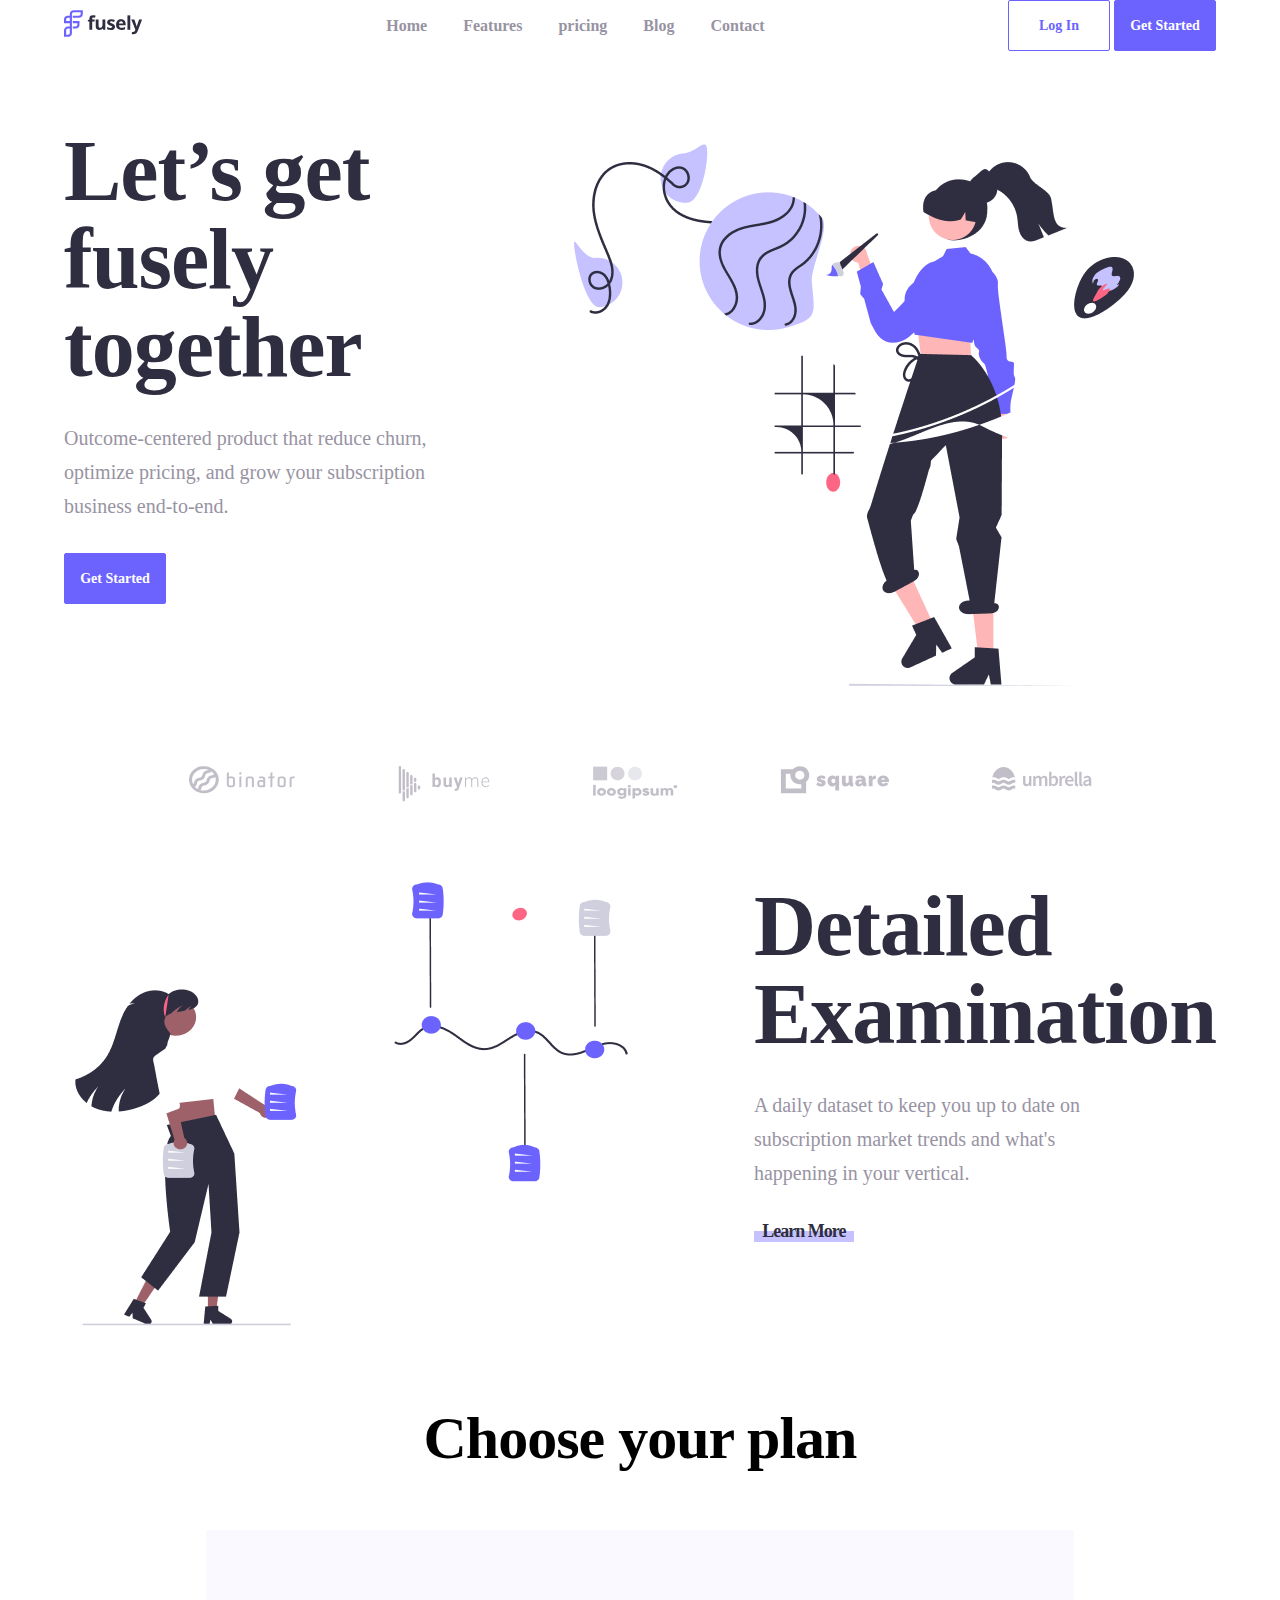
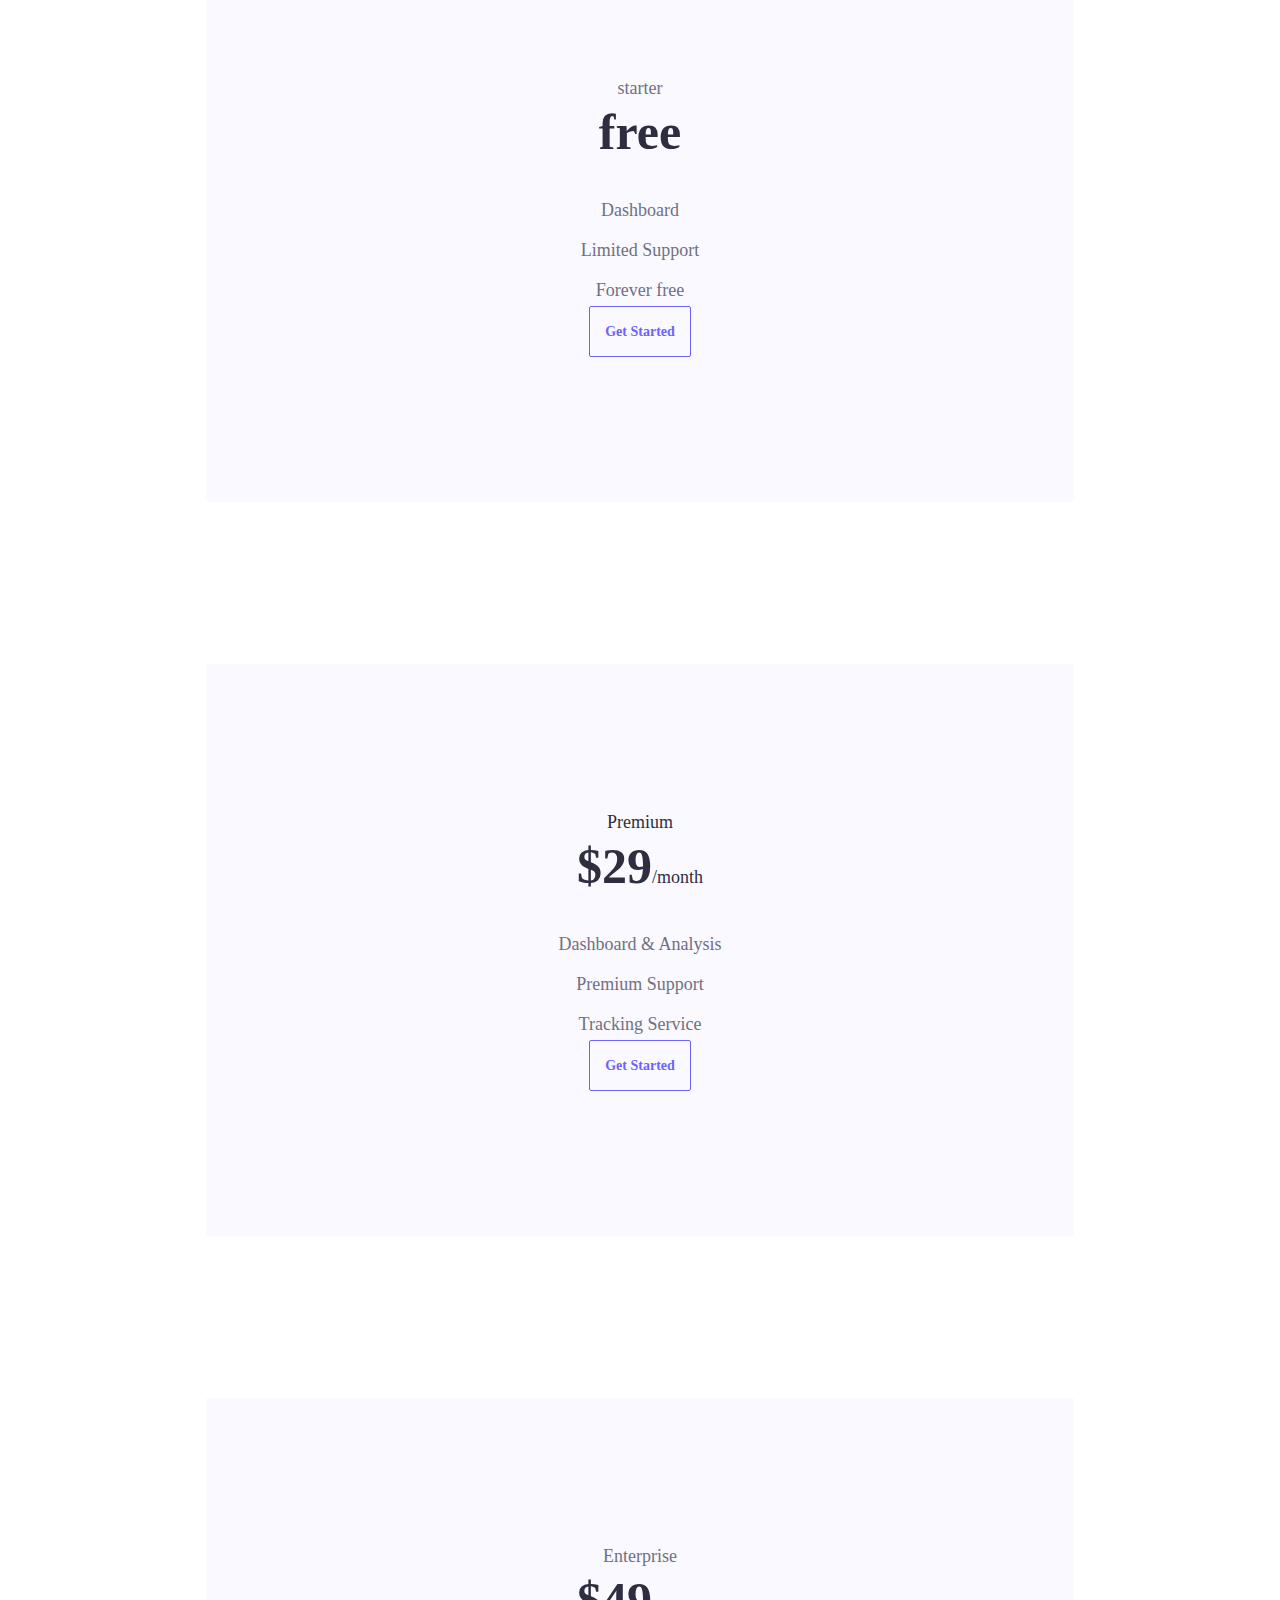
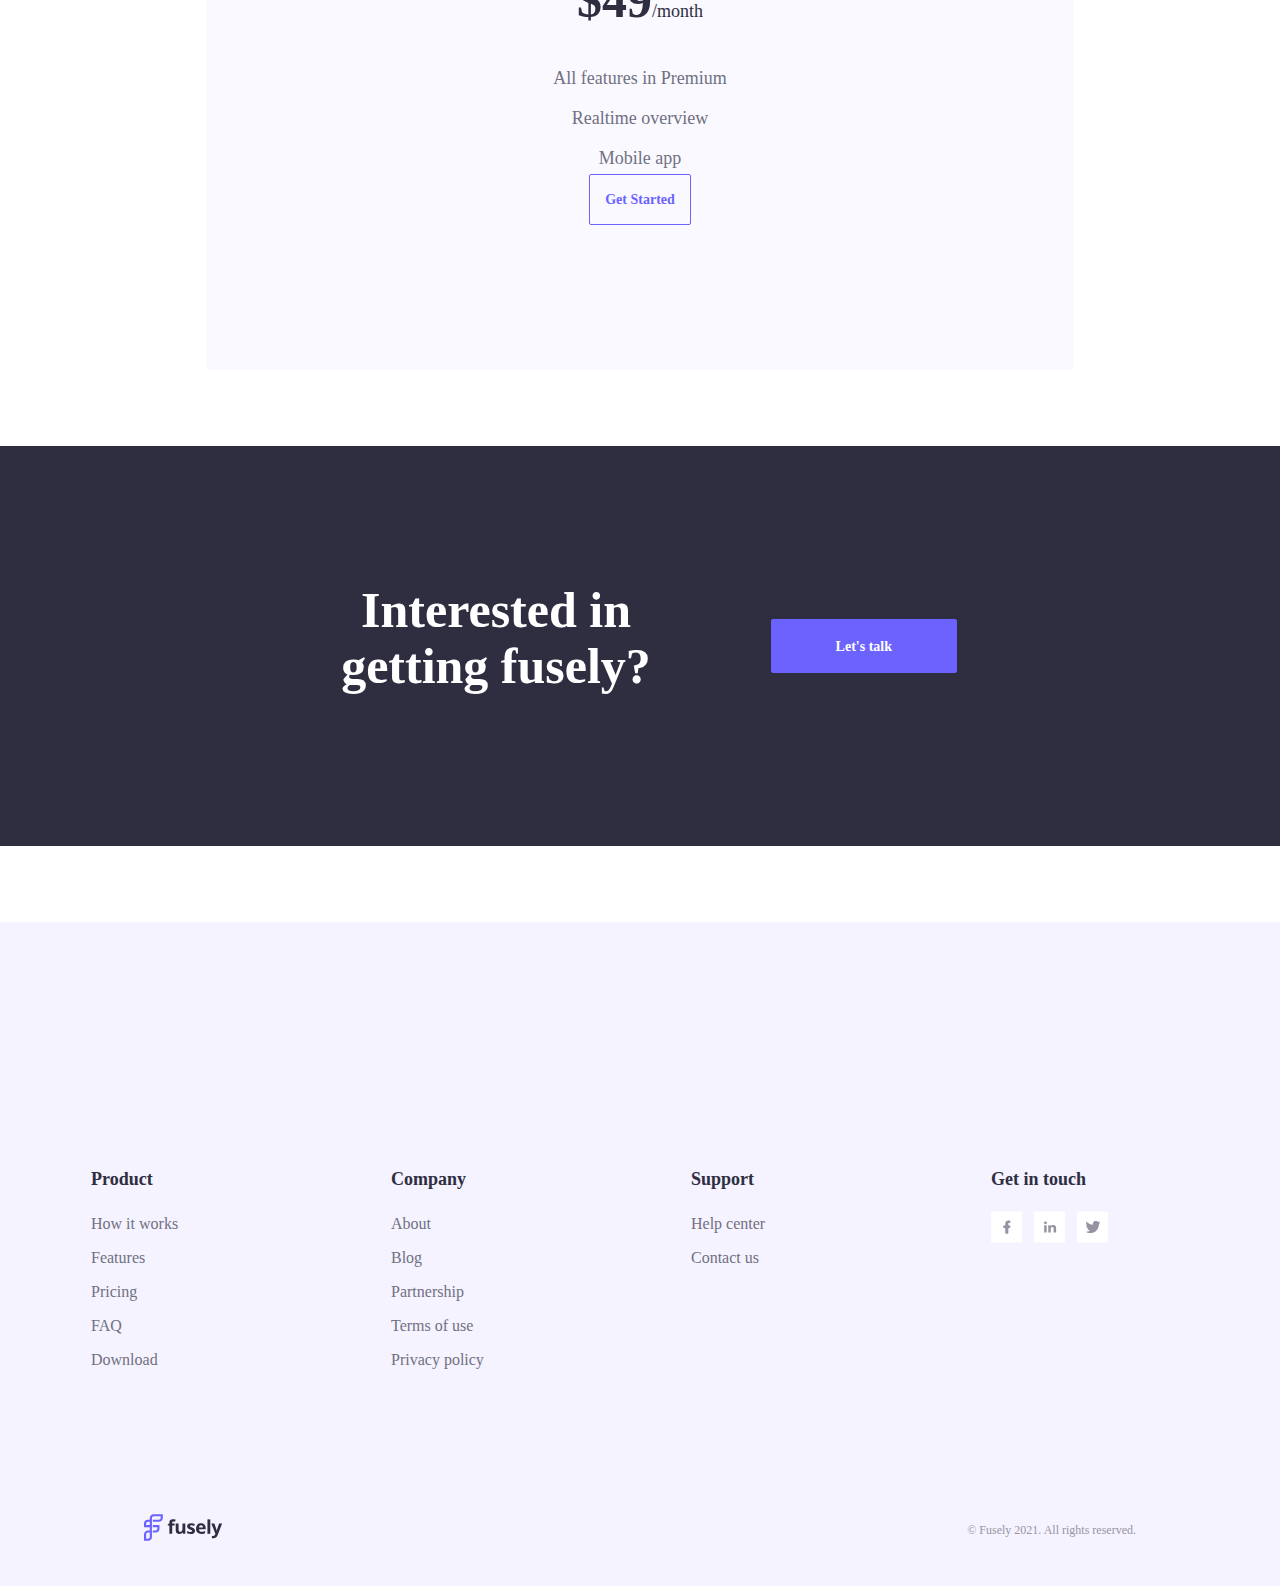
<file: index.html>
<!DOCTYPE html>
<html lang="en">
  <head>
    <meta charset="UTF-8" />
    <meta http-equiv="X-UA-Compatible" content="IE=edge" />
    <meta name="viewport" content="width=device-width, initial-scale=1.0" />
    <link rel="stylesheet" href="styles/style.css" />
    <title>Document</title>
  </head>
  <body>
    <header class="container">
      <div class="row space-between align-center">
        <div>
          <img src="img/Logo.svg" />
        </div>
        <nav>
          <ul class="nav_link pc_h1">
            <li>Home</li>
            <li>Features</li>
            <li>pricing</li>
            <li>Blog</li>
            <li>Contact</li>
          </ul>
        </nav>
        <div class="btn_container pc_h1">
          <button class="secondary_btn">Log In</button>
          <button class="primary_btn">Get Started</button>
        </div>
        <div class="ipad_h1">
          <img src="img/Menu Button.svg" />
        </div>
      </div>
    </header>
    <section class="mt-76">
      <div class="container">
        <div class="row space-between">
          <div class="banner_content_wrapper">
            <h1 class="pc_h1">
              Let’s get <br />
              fusely <br />
              together
            </h1>
            <h1 class="ipad_h1">
              Let’s get
              fusely<br />
              together
            </h1>
            <p class="pc_h1">
              Outcome-centered product that reduce churn,<br />
              optimize pricing, and grow your subscription<br />
              business end-to-end.
            </p>
            <p class="ipad_h1">
              Outcome-centered product that reduce churn,
              optimize pricing, and grow your subscription
              business end-to-end.
            </p>
            <button class="primary_btn">Get Started</button>
          </div>
          <div class="banner_img_wrapper">
            <img src="img/Group 36.png" alt="" />
          </div>
        </div>
      </div>
    </section>
    <section class="mt-76">
      <div class="container">
        <div class="row clients">
          <div>
            <img src="img/binator logo.svg" alt="" />
          </div>
          <div>
            <img src="img/buyme logo.svg" alt="" />
          </div>
          <div>
            <img src="img/loogipsum logo.svg" alt="" />
          </div>
          <div>
            <img src="img/square logo.svg" alt="" />
          </div>
          <div>
            <img src="img/umbrella logo.svg" alt="" />
          </div>
        </div>
      </div>
    </section>
    <section class="mt-76">
      <div class="container">
        <div class="row space-between">
          <div class="banner_img_wrapper pc_h1">
            <img src="img/Section Image.png" alt="" />
          </div>
          <div class="banner_content_wrapper pc_h1">
            <h1>
              Detailed<br />
              Examination
            </h1>
            <p>
              A daily dataset to keep you up to date on <br />subscription
              market trends and what's <br />happening in your vertical.
            </p>
            <button class="learn-more">Learn More</button>
          </div>
          <div class="banner_content_wrapper ipad_h1 row space-between">
            <h1>
              Detailed Examination
            </h1>
            <p>
              A daily dataset to keep you up to date on subscription
              market trends and what's happening in your vertical.
            </p>
            <button class="learn-more">Learn More</button>
          </div>
          <div class="banner_img_wrapper ipad_h1">
            <img src="img/Section Image.png" alt="" />
          </div>
        </div>
      </div>
    </section>
    <section class="mt-76">
      <div class="container">
        <h2 class="third">Choose your plan</h2>
        <div class="row clients">
          <div class="oddcard">
            <h5>starter</h5>
            <h2>free</h2>
            <ul class="card">
              <li>Dashboard</li>
              <li>Limited Support</li>
              <li>Forever free</li>
            </ul>
            <button class="secondary_btn">Get Started</button>
          </div>
          <div class="oddcard">
            <p>Premium</p>
            <p><span class="threelett">$29</span>/month</p>
            <ul class="card">
              <li>Dashboard & Analysis</li>
              <li>Premium Support</li>
              <li>Tracking Service</li>
            </ul>
            <button class="secondary_btn">Get Started</button>
          </div>
          <div class="oddcard">
            <h5>Enterprise</h5>
            <p><span class="threelett">$49</span>/month</p>
            <ul class="card">
              <li>All features in Premium</li>
              <li>Realtime overview</li>
              <li>Mobile app</li>
            </ul>
            <button class="secondary_btn">Get Started</button>
          </div>
        </div>
      </div>
    </section>
    <section class="mt-76">
        <div class="last_section row clients">
          <center>
            <h3>Interested in getting fusely?</h3>
          </center>
          <div>
            <button class="primary_btn">Let's talk</button>
          </div>
      </div>
    </section>

    <section class="mt-76">
      <div class="wide">
        <footer class="bot_nav">
          <div class="container">
          <div class="row clients nah">
            <div>
              <p>Product</p>
              <ul class="card bottom_card">
                <li>How it works</li>
                <li>Features</li>
                <li>Pricing</li>
                <li>FAQ</li>
                <li>Download</li>
              </ul>
            </div>
            <div>
              <p>Company</p>
              <ul class="card bottom_card">
                <li>About</li>
                <li>Blog</li>
                <li>Partnership</li>
                <li>Terms of use</li>
                <li>Privacy policy</li>
              </ul>
            </div>
            <div>
              <p>Support</p>
              <ul class="card bottom_card">
                <li>Help center</li>
                <li>Contact us</li>
              </ul>
            </div>
            <div>
              <p>Get in touch</p>
              <ul class="card bottom_card">
                <div class="row_cards links">
                  <img src="img/facebook.svg" alt="" />
                  <img src="img/twitter.svg" alt="" />
                  <img src="img/linkedin.svg" alt="" />
                </div>
              </ul>
            </div>
          </div>

          <div class="row space-between align-center last_row">
            <div>
              <img src="img/Logo.svg" />
            </div>
           
            <div class="btn_container copyright">
              <copyright>© Fusely 2021. All rights reserved.</copyright>
            </div>
          </div>
        </div>
        </footer>
      </div>
    </section>
  </body>
</html>
</file>
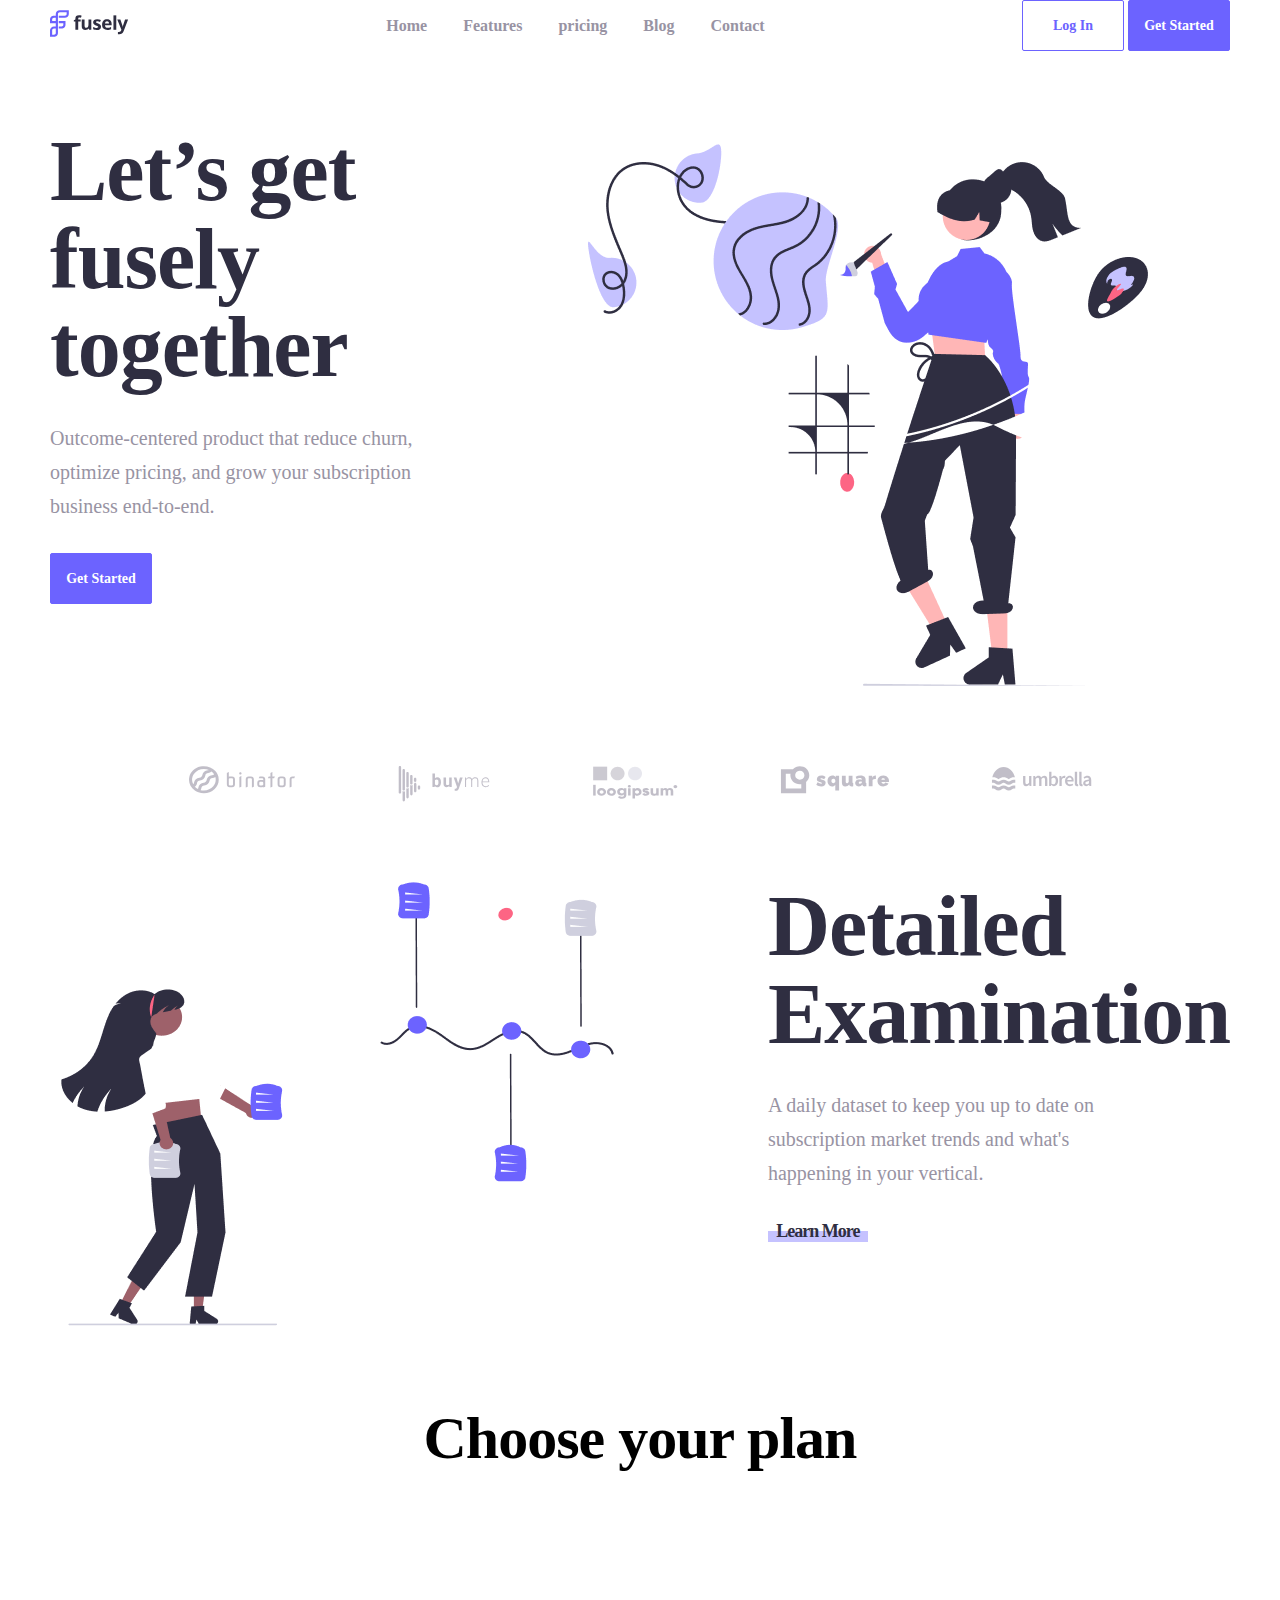
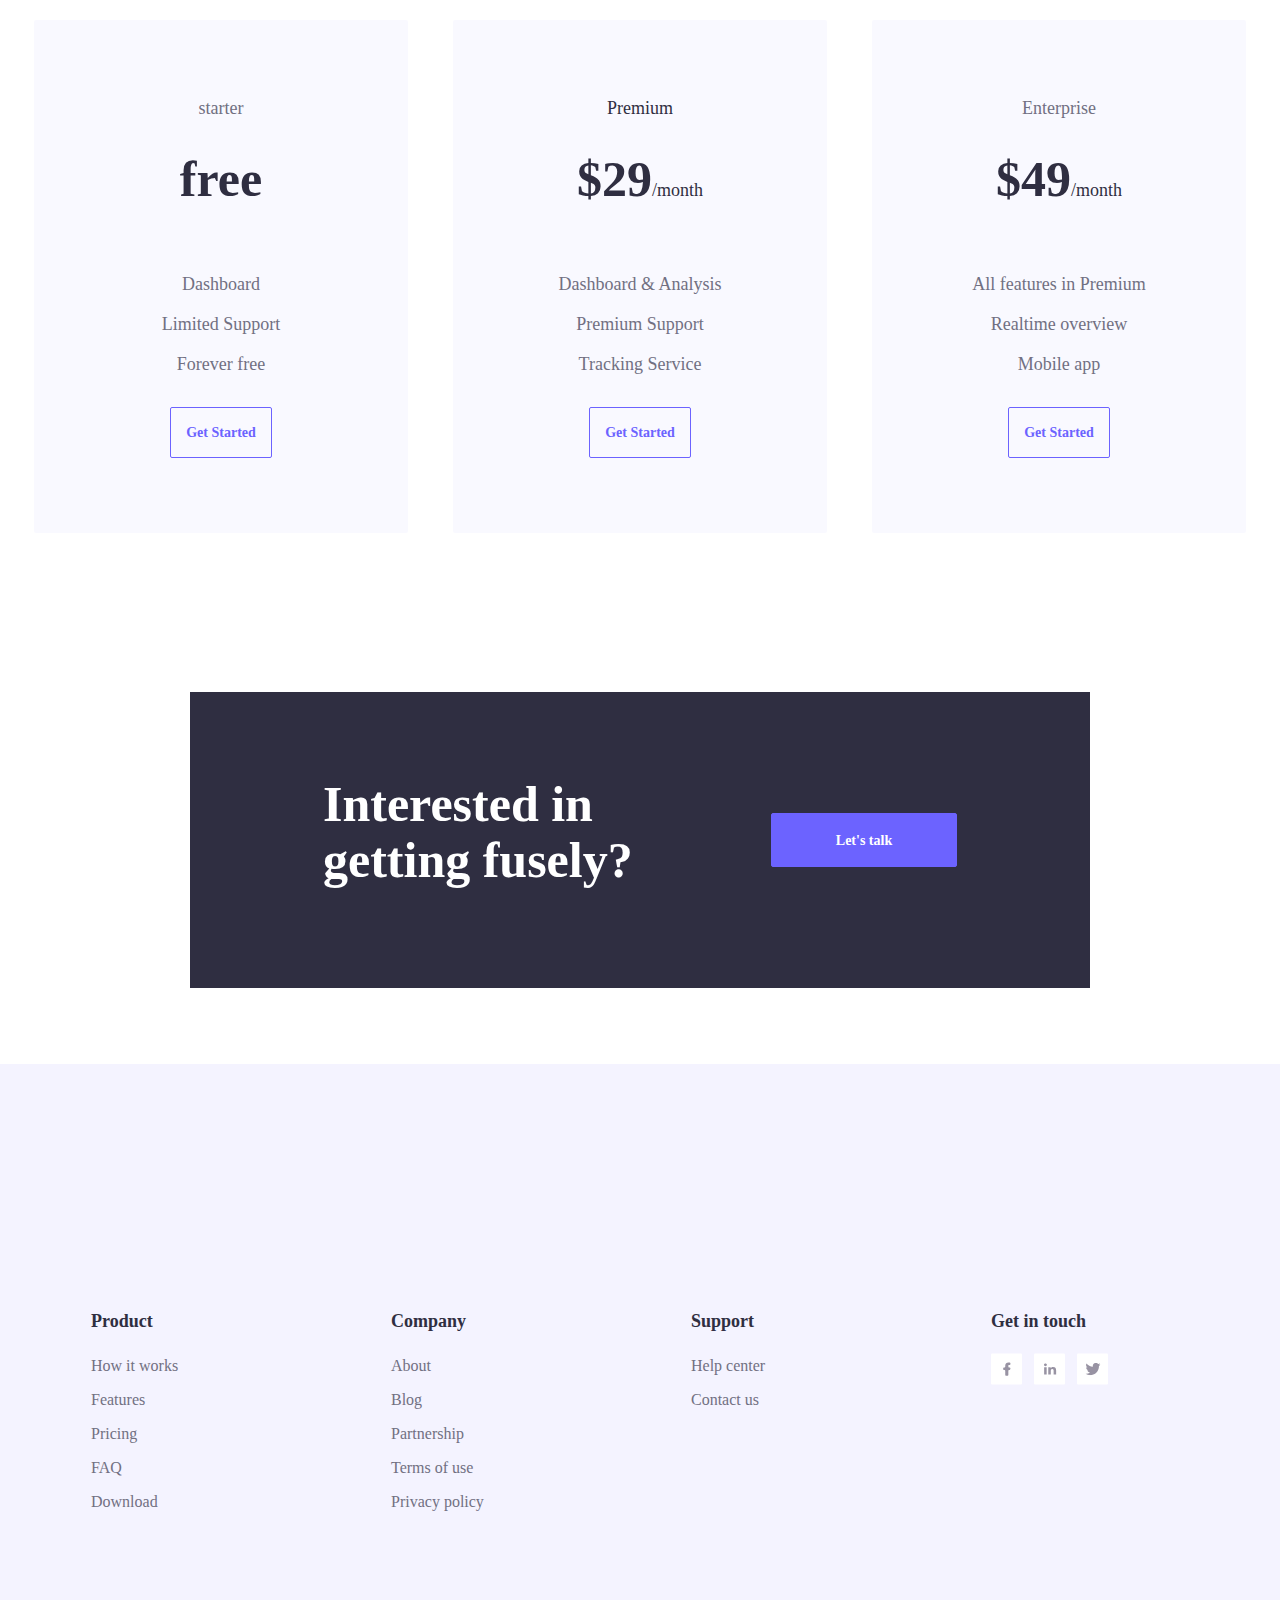
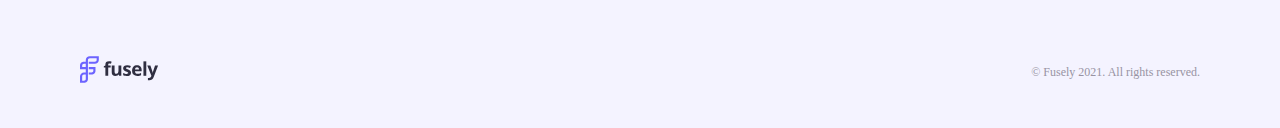
<file: frotnend102/markup.html>
<!DOCTYPE html>
<html lang="en">
  <head>
    <meta charset="UTF-8" />
    <meta http-equiv="X-UA-Compatible" content="IE=edge" />
    <meta name="viewport" content="width=device-width, initial-scale=1.0" />
    <link rel="stylesheet" href="./src/styles/style.css" />
    <title>Document</title>
  </head>
  <body>
    <header class="container">
      <div class="row space-between align-center">
        <div>
          <img src="./src/img/Logo.svg" />
        </div>
        <nav>
          <ul class="nav_link">
            <li>Home</li>
            <li>Features</li>
            <li>pricing</li>
            <li>Blog</li>
            <li>Contact</li>
          </ul>
        </nav>
        <div class="btn_container">
          <button class="secondary_btn">Log In</button>
          <button class="primary_btn">Get Started</button>
        </div>
      </div>
    </header>
    <section class="mt-76">
      <div class="container">
        <div class="row space-between">
          <div class="banner_content_wrapper">
            <h1>
              Let’s get <br />
              fusely <br />
              together
            </h1>
            <p>
              Outcome-centered product that reduce churn,<br />
              optimize pricing, and grow your subscription<br />
              business end-to-end.
            </p>
            <button class="primary_btn">Get Started</button>
          </div>
          <div class="banner_img_wrapper">
            <img src="./src/img/Group 36.png" alt="" />
          </div>
        </div>
      </div>
    </section>
    <section class="mt-76">
      <div class="container">
        <div class="row clients">
          <div>
            <img src="./src/img/binator logo.svg" alt="" />
          </div>
          <div>
            <img src="./src/img/buyme logo.svg" alt="" />
          </div>
          <div>
            <img src="./src/img/loogipsum logo.svg" alt="" />
          </div>
          <div>
            <img src="./src/img/square logo.svg" alt="" />
          </div>
          <div>
            <img src="./src/img/umbrella logo.svg" alt="" />
          </div>
        </div>
      </div>
    </section>
    <section class="mt-76">
      <div class="container">
        <div class="row space-between">
          <div class="banner_img_wrapper">
            <img src="./src/img/Section Image.png" alt="" />
          </div>
          <div class="banner_content_wrapper">
            <h1>
              Detailed<br />
              Examination
            </h1>
            <p>
              A daily dataset to keep you up to date on <br />subscription
              market trends and what's <br />happening in your vertical.
            </p>
            <button class="learn-more">Learn More</button>
          </div>
        </div>
      </div>
    </section>
    <section class="mt-76">
      <div class="container">
        <h2 class="third">Choose your plan</h2>
        <div class="row cards clients">
          <div class="oddcard">
            <h5>starter</h5>
            <h2>free</h2>
            <ul class="card">
              <li>Dashboard</li>
              <li>Limited Support</li>
              <li>Forever free</li>
            </ul>
            <button class="secondary_btn">Get Started</button>
          </div>
          <div class="oddcard">
            <p>Premium</p>
            <p><span class="threelett">$29</span>/month</p>
            <ul class="card">
              <li>Dashboard & Analysis</li>
              <li>Premium Support</li>
              <li>Tracking Service</li>
            </ul>
            <button class="secondary_btn">Get Started</button>
          </div>
          <div class="oddcard">
            <h5>Enterprise</h5>
            <p><span class="threelett">$49</span>/month</p>
            <ul class="card">
              <li>All features in Premium</li>
              <li>Realtime overview</li>
              <li>Mobile app</li>
            </ul>
            <button class="secondary_btn">Get Started</button>
          </div>
        </div>
      </div>
    </section>
    <section class="mt-76">
      <div class="container">
        <div class="last_section row clients">
          <div>
            <h3>Interested in getting fusely?</h3>
          </div>
          <div>
            <button class="primary_btn">Let's talk</button>
          </div>
        </div>
      </div>
    </section>

    <section class="mt-76">
      <div class="wide">
        <footer class="bot_nav">
          <div class="row clients">
            <div>
              <p>Product</p>
              <ul class="card bottom_card">
                <li>How it works</li>
                <li>Features</li>
                <li>Pricing</li>
                <li>FAQ</li>
                <li>Download</li>
              </ul>
            </div>
            <div>
              <p>Company</p>
              <ul class="card bottom_card">
                <li>About</li>
                <li>Blog</li>
                <li>Partnership</li>
                <li>Terms of use</li>
                <li>Privacy policy</li>
              </ul>
            </div>
            <div>
              <p>Support</p>
              <ul class="card bottom_card">
                <li>Help center</li>
                <li>Contact us</li>
              </ul>
            </div>
            <div>
              <p>Get in touch</p>
              <ul class="card bottom_card">
                <div class="row links">
                  <img src="./src/img/facebook.svg" alt="" />
                  <img src="./src/img/twitter.svg" alt="" />
                  <img src="./src/img/linkedin.svg" alt="" />
                </div>
              </ul>
            </div>
          </div>

          <div class="row space-between align-center last_row">
            <div>
              <img src="./src/img/Logo.svg" />
            </div>
           
            <div class="btn_container copyright">
              <copyright>© Fusely 2021. All rights reserved.</copyright>
            </div>
          </div>

        </footer>
      </div>
    </section>
  </body>
</html>
</file>
<file: styles/style.css>
*{
    margin: 0;
    padding: 0;
}
img{
    width: 100%;
}
.container{
    width: 80rem;
    margin: 0 auto;
}
.row{
    display: flex;
    flex-wrap: nowrap;
  
}

.mt-76{
    margin-top: 76px;
}
.space-between{
    justify-content: space-between;
}
.align-center{
    align-items: center;
}
.nav_link{
    list-style: none;
    display: flex;
    gap: 36px;
    font-family: 'Open Sans';
    font-style: normal;
    font-weight: 700;
    font-size: 16px;
    line-height: 22px;
    color: #9893A3;
}
.secondary_btn{
    width: 102px;
    height: 51px;
    border: 1px solid #6C63FF;
    border-radius: 2px;
    background-color: transparent;
    font-family: 'Open Sans';
    font-style: normal;
    font-weight: 700;
    font-size: 14px;
    line-height: 19px;
    text-align: center;
    color: #6C63FF;
}
.white_btn{

    height: 54px;
    border: 1px solid #6C63FF;
    border-radius: 2px;
    background-color: white;
    font-family: 'Open Sans';
    font-style: normal;
    font-weight: 700;
    font-size: 14px;
    line-height: 19px;
    text-align: center;
    color: #6C63FF;
    width: 186px;

}
.primary_btn{
    width: 102px;
    height: 51px;
    border: 1px solid #6C63FF;
    border-radius: 2px;
    background-color: #6C63FF;
    font-family: 'Open Sans';
    font-style: normal;
    font-weight: 700;
    font-size: 14px;
    line-height: 19px;
    text-align: center;
    color: white;
}
.banner_content_wrapper{
    display: flex;
    flex-direction: column;
    gap: 30px;
}
.banner_content_wrapper h1{
    font-style: normal;
    font-weight: 700;
    font-size: 86px;
    line-height: 88px;
    letter-spacing: -1px;
    color: #2F2E41;
}
.banner_content_wrapper p{
    font-family: 'Open Sans';
    font-style: normal;
    font-weight: 400;
    font-size: 20px;
    line-height: 34px;
    color: #9893A3;
}
.clients{
    gap: 102px;
    justify-content: center;
}
.learn-more{
    font-family: 'Open Sans';
    font-style: normal;
    font-weight: 600;
    font-size: 18px;
    line-height: 20px;
    letter-spacing: -1px;
    color: #2F2E41;
    background: rgb(255,255,255);
    width: 100px;
    height: 22px;
    border: none;
    background: linear-gradient(180deg, rgba(255,255,255,1) 50%, rgba(197,194,255,1) 50%);
}
.third{
    text-align: center;
    font-family: 'Playfair Display';
    font-style: normal;
    font-weight: 700;
    font-size: 60px;
    line-height: 64px;
    gap: 6rem;
    letter-spacing: -1px;   
}
.card{
    list-style: none;
    width: 198px;
    margin-top: 20px;
    
}
.oddcard{
    display: flex;
    flex-direction: column;
    justify-content: center;
    align-items: center;
    padding: 46px 88px;
    gap: 30px;
    background: rgba(236, 235, 255, 0.3);
    border-radius: 2px;
    width: 24rem;
    height: 30rem;
    margin-top: 60px;
}
.cards{
    gap: 45px;
    margin-top: 90px;
    width: 90rem;
    height: 42rem;
}
.oddcard h5{
    font-family: 'Open Sans';
    font-style: normal;
    font-weight: 400;
    font-size: 18px;
    line-height: 26px;
    color: #717082;   

}
.oddcard p{
    font-family: 'Open Sans';
    font-style: normal;
    font-weight: 400;
    font-size: 18px;
    line-height: 26px;
    color: #2F2E41;
}
.oddcard li{
    font-family: 'Open Sans';
    font-style: normal;
    font-weight: 400;
    font-size: 18px;
    line-height: 26px;
    color: #717082;
    margin-top: 14px;
    text-align: center;
}
.oddcard h2{
    font-family: 'Open Sans';
    font-style: normal;
    font-weight: 700;
    font-size: 50px;
    line-height: 56px;
    color: #2F2E41;
}
.evencard p{
    font-family: 'Open Sans';
    font-style: normal;
    font-weight: 400;
    font-size: 18px;
    line-height: 26px;
    color: #FFFFFF;
}
.threelett{
    font-family: 'Open Sans';
    font-style: normal;
    font-weight: 700;
    font-size: 50px;
    line-height: 56px;
}
.evencard h2{
    font-family: 'Open Sans';
    font-style: normal;
    font-weight: 700;
    font-size: 50px;
    line-height: 56px;
    color: #FFFFFF;
}
.evencard li{
    font-family: 'Open Sans';
    font-style: normal;
    font-weight: 400;
    font-size: 18px;
    line-height: 26px;
    color: rgba(255, 255, 255, 0.8);
    margin-top: 14px;
    text-align: center;
}
.last_section{
    width: 900px;
    height: 296px;
    margin: auto;
    background: #2F2E41;
    align-items: center;
}
.last_section h3{
    width: 21.6rem;
height: 128px;
font-family: 'Playfair Display';
font-style: normal;
font-weight: 700;
font-size: 50px;
line-height: 56px;
color: #FFFFFF;
}
.last_section button{
    width: 186px;
    height: 54px;
}
.bot_nav{
    background: rgba(236, 235, 255, 0.6);
    align-items: center;
    flex-wrap: wrap
}
.bottom_card li{
   margin-top: 8px; 
   font-family: 'Open Sans';
    font-style: normal;
    font-weight: 400;
    font-size: 16px;
    line-height: 26px;
    color: #717082;
    justify-content: center;
}
.bot_nav p{
    font-family: 'Open Sans';
    font-style: normal;
    font-weight: 600;
    font-size: 18px;
    line-height: 24px;
    color: #2F2E41;
    margin-top: 244.54px;
}
.links{
    gap: 12px;
    height: 32px;
    width: 32px;
}
copyright{
    font-family: 'Open Sans';
    font-style: normal;
    font-weight: 400;
    font-size: 12px;
    line-height: 16px;
    color: #9893A3;
}
.last_row{
    margin-left: 80px;
    margin-right: 80px;
    margin-top: 140px;
    padding-bottom: 40px;
}
.wide{
    width: 100%;
    margin: 0 auto;
}
.oddcard:hover{
    background: #6C63FF;
    transform: scale(1.2);
    transition: 1.5s;
}
.oddcard:hover *:not(.secondary_btn){
    color: white;
}
.oddcard:hover button.secondary_btn {
    background-color: #ffffff;
    color: #6C63FF;
  }
.ipad_h1{
    display: none;
}  
.row_cards{
     display: flex;
     flex-direction: row;
     
}
.row_nav{
     display: flex;
     
}
.card_nav{
    list-style: none;
    width: 9rem;
    margin-top: 20px;
    
}
@media only screen and (max-width: 1300px) {
    .container {
        width: 90%;
    }
    .row{
        flex-wrap: wrap;
    }
    .row_card{
    display: flex;  
    flex-direction: column;
    }
    .last_section{
    width: 100%;
    height: 25rem;
    margin: auto;
    background: #2F2E41;
    align-items: center;
}
    .oddcard{
    display: flex;
    flex-direction: column;
    gap: 3px;
    background: rgba(236, 235, 255, 0.3);
    border-radius: 2px;
    width: 60%;
    height: 30rem;
    margin-top: 60px;
}
  }
  @media only screen and (max-width: 768px) {
    .container {
        width: 80%;
    }
    .banner_content_wrapper h1{
        font-style: normal;
        font-weight: 700;
        font-size: 56px;
        line-height: 46px;
        letter-spacing: -1px;
        color: #2F2E41;
    }
    .ipad_h1{
        display: block;
    }
    .pc_h1{
        display: none;
    }
    .clients{
        gap:20px;
        flex-direction: row;
        align-items: center;

    }

    .row_card{
    display: flex;  
    flex-direction: column;
    }
    .last_section{
    width: 100%;
    height: 25rem;
    margin: auto;
    background: #2F2E41;
    align-items: center;
}
    .oddcard{
    display: flex;
    flex-direction: column;
    gap: 3px;
    background: rgba(236, 235, 255, 0.3);
    border-radius: 2px;
    width: 60%;
    height: 30rem;
    margin-top: 60px;
}
  }
  @media only screen and (max-width: 428px) {
    .container {
        width: 80%;
    }
    .banner_content_wrapper h1{
        font-style: normal;
        font-weight: 700;
        font-size: 40px;
        line-height: 38px;
        letter-spacing: -1px;
        color: #2F2E41;
    }
    .ipad_h1{
        display: block;
    }
    .pc_h1{
        display: none;
    }
    
    .row_card{
    display: flex;
    flex-direction: column;
    align-self: center;
    flex-wrap: wrap;
    }
    .last_section{
    width: 100%;
    height: 25rem;
    margin: auto;
    background: #2F2E41;
    align-items: center;
}
.third{
    text-align: center;
    font-family: 'Playfair Display';
    font-style: normal;
    font-weight: 700;
    font-size: 40px;
    line-height: 38px;

}
.oddcard{
    display: flex;
    flex-direction: column;
    gap: 3px;
    background: rgba(236, 235, 255, 0.3);
    border-radius: 2px;
    width: 40%;
    height: 30rem;
    margin-top: 60px;
}
  }
  @media only screen and (max-width: 300px) {
    .container {
        width: 80%;
    }
    .banner_content_wrapper h1{
        font-style: normal;
        font-weight: 700;
        font-size: 32px;
        line-height: 28px;
        letter-spacing: -1px;
        color: #2F2E41;
    }
    .ipad_h1{
        display: block;
    }
    .pc_h1{
        display: none;
    }
    
    .row_card{
    display: flex;
    flex-direction: column;
    align-self: center;
    flex-wrap: wrap;
    }
    .last_section{
    width: 100%;
    height: 22rem;
    margin: auto;
    background: #2F2E41;
    align-items: center;
}
.last_section h3{
    width: 5rem;
font-style: normal;
font-weight: 700;
font-size: 26px;
line-height: 56px;
text-align: center;
}

.third{
    text-align: center;
    font-family: 'Playfair Display';
    font-style: normal;
    font-weight: 700;
    font-size: 30px;
    line-height: 26px;

}
.oddcard{
    display: flex;
    flex-direction: column;
    gap: 3px;
    background: rgba(236, 235, 255, 0.3);
    border-radius: 2px;
    width: 40%;
    height: 30rem;
    margin-top: 60px;
}
  }
</file>
<file: frotnend102/src/styles/style.css>
*{
    margin: 0;
    padding: 0;
}
img{
    width: 100%;
}
.container{
    width: 1180px;
    margin: 0 auto;
}
.row{
    display: flex;
}
.mt-76{
    margin-top: 76px;
}
.space-between{
    justify-content: space-between;
}
.align-center{
    align-items: center;
}
.nav_link{
    list-style: none;
    display: flex;
    gap: 36px;
    font-family: 'Open Sans';
    font-style: normal;
    font-weight: 700;
    font-size: 16px;
    line-height: 22px;
    color: #9893A3;
}
.secondary_btn{
    width: 102px;
    height: 51px;
    border: 1px solid #6C63FF;
    border-radius: 2px;
    background-color: transparent;
    font-family: 'Open Sans';
    font-style: normal;
    font-weight: 700;
    font-size: 14px;
    line-height: 19px;
    text-align: center;
    color: #6C63FF;
}
.white_btn{

    height: 54px;
    border: 1px solid #6C63FF;
    border-radius: 2px;
    background-color: white;
    font-family: 'Open Sans';
    font-style: normal;
    font-weight: 700;
    font-size: 14px;
    line-height: 19px;
    text-align: center;
    color: #6C63FF;
    width: 186px;

}
.primary_btn{
    width: 102px;
    height: 51px;
    border: 1px solid #6C63FF;
    border-radius: 2px;
    background-color: #6C63FF;
    font-family: 'Open Sans';
    font-style: normal;
    font-weight: 700;
    font-size: 14px;
    line-height: 19px;
    text-align: center;
    color: white;
}
.banner_content_wrapper{
    display: flex;
    flex-direction: column;
    gap: 30px;
}
.banner_content_wrapper h1{
    font-style: normal;
    font-weight: 700;
    font-size: 86px;
    line-height: 88px;
    letter-spacing: -1px;
    color: #2F2E41;
}
.banner_content_wrapper p{
    font-family: 'Open Sans';
    font-style: normal;
    font-weight: 400;
    font-size: 20px;
    line-height: 34px;
    color: #9893A3;
}
.clients{
    gap: 102px;
    justify-content: center;
}
.learn-more{
    font-family: 'Open Sans';
    font-style: normal;
    font-weight: 600;
    font-size: 18px;
    line-height: 20px;
    letter-spacing: -1px;
    color: #2F2E41;
    background: rgb(255,255,255);
    width: 100px;
    height: 22px;
    border: none;
    background: linear-gradient(180deg, rgba(255,255,255,1) 50%, rgba(197,194,255,1) 50%);
}
.third{
    text-align: center;
    font-family: 'Playfair Display';
    font-style: normal;
    font-weight: 700;
    font-size: 60px;
    line-height: 64px;
    gap: 90px;
    letter-spacing: -1px;   
}
.card{
    list-style: none;
    width: 198px;
    margin-top: 20px;
    
}
.oddcard{
    display: flex;
    flex-direction: column;
    justify-content: center;
    align-items: center;
    padding: 46px 88px;
    gap: 30px;
    background: rgba(236, 235, 255, 0.3);
    border-radius: 2px;
    width: 363px;
    height: 421px;
    margin-top: 60px;
}
.cards{
    gap: 45px;
    margin-top: 90px;
    width: 1180px;
    height: 656px;
}
.oddcard h5{
    font-family: 'Open Sans';
    font-style: normal;
    font-weight: 400;
    font-size: 18px;
    line-height: 26px;
    color: #717082;   

}
.oddcard p{
    font-family: 'Open Sans';
    font-style: normal;
    font-weight: 400;
    font-size: 18px;
    line-height: 26px;
    color: #2F2E41;
}
.oddcard li{
    font-family: 'Open Sans';
    font-style: normal;
    font-weight: 400;
    font-size: 18px;
    line-height: 26px;
    color: #717082;
    margin-top: 14px;
    text-align: center;
}
.oddcard h2{
    font-family: 'Open Sans';
    font-style: normal;
    font-weight: 700;
    font-size: 50px;
    line-height: 56px;
    color: #2F2E41;
}
.evencard p{
    font-family: 'Open Sans';
    font-style: normal;
    font-weight: 400;
    font-size: 18px;
    line-height: 26px;
    color: #FFFFFF;
}
.threelett{
    font-family: 'Open Sans';
    font-style: normal;
    font-weight: 700;
    font-size: 50px;
    line-height: 56px;
}
.evencard h2{
    font-family: 'Open Sans';
    font-style: normal;
    font-weight: 700;
    font-size: 50px;
    line-height: 56px;
    color: #FFFFFF;
}
.evencard li{
    font-family: 'Open Sans';
    font-style: normal;
    font-weight: 400;
    font-size: 18px;
    line-height: 26px;
    color: rgba(255, 255, 255, 0.8);
    margin-top: 14px;
    text-align: center;
}
.last_section{
    width: 900px;
    height: 296px;
    margin: auto;
    background: #2F2E41;
    align-items: center;
}
.last_section h3{
    width: 346px;
height: 128px;
font-family: 'Playfair Display';
font-style: normal;
font-weight: 700;
font-size: 50px;
line-height: 56px;
color: #FFFFFF;
}
.last_section button{
    width: 186px;
    height: 54px;
}
.bot_nav{
    background: rgba(236, 235, 255, 0.6);
    align-items: center;
}
.bottom_card li{
   margin-top: 8px; 
   font-family: 'Open Sans';
    font-style: normal;
    font-weight: 400;
    font-size: 16px;
    line-height: 26px;
    color: #717082;
    justify-content: center;
}
.bot_nav p{
    font-family: 'Open Sans';
    font-style: normal;
    font-weight: 600;
    font-size: 18px;
    line-height: 24px;
    color: #2F2E41;
    margin-top: 244.54px;
}
.links{
    gap: 12px;
    height: 32px;
    width: 32px;
}
copyright{
    font-family: 'Open Sans';
    font-style: normal;
    font-weight: 400;
    font-size: 12px;
    line-height: 16px;
    color: #9893A3;
}
.last_row{
    margin-left: 80px;
    margin-right: 80px;
    margin-top: 140px;
    padding-bottom: 40px;
}
.wide{
    width: 100%;
    margin: 0 auto;
}
.oddcard:hover{
    background: #6C63FF;
    transform: scale(1.2);
    transition: 1.5s;
}
.oddcard:hover *:not(.secondary_btn){
    color: white;
}
.oddcard:hover button.secondary_btn {
    background-color: #ffffff;
    color: #6C63FF;
  }
</file>
